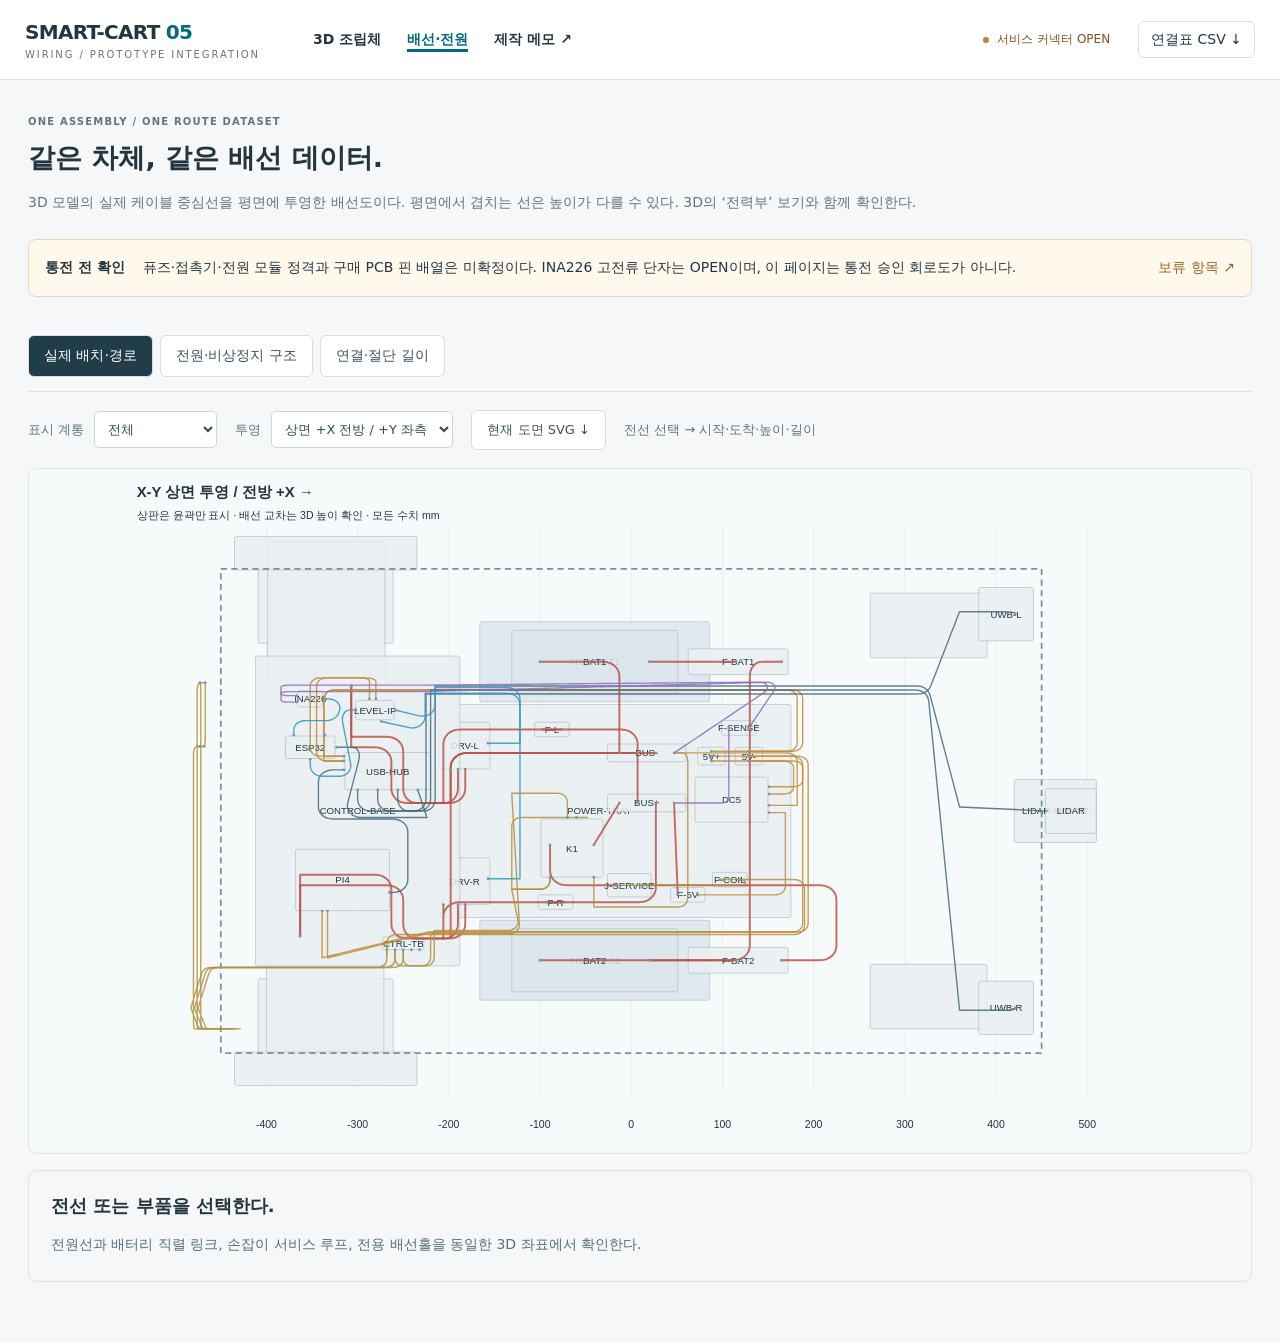
<file: wiring.html>
<!doctype html><html lang="ko"><head><meta charset="utf-8"><meta name="viewport" content="width=device-width,initial-scale=1"><title>Smart-Cart-5 · 배선과 전원</title><link rel="icon" href="assets/favicon.svg"><link rel="stylesheet" href="css/app.css"><link rel="stylesheet" href="css/wiring.css"></head><body><header class="mast"><a href="index.html" class="brand"><div><strong>SMART-CART <em>05</em></strong><small>WIRING / PROTOTYPE INTEGRATION</small></div></a><nav class="main-nav"><a href="index.html">3D 조립체</a><a href="wiring.html" class="active">배선·전원</a><a href="docs/BUILD-GUIDE-KR.md">제작 메모 ↗</a></nav><div class="release"><i></i> 서비스 커넥터 OPEN</div><a class="button" href="data/connections.csv" download>연결표 CSV ↓</a></header>
<main class="wiring-layout"><section class="wiring-heading"><span class="eyebrow">ONE ASSEMBLY / ONE ROUTE DATASET</span><h1>같은 차체, 같은 배선 데이터.</h1><p>3D 모델의 실제 케이블 중심선을 평면에 투영한 배선도이다. 평면에서 겹치는 선은 높이가 다를 수 있다. 3D의 ‘전력부’ 보기와 함께 확인한다.</p><div class="hold-note"><strong>통전 전 확인</strong><span>퓨즈·접촉기·전원 모듈 정격과 구매 PCB 핀 배열은 미확정이다. INA226 고전류 단자는 OPEN이며, 이 페이지는 통전 승인 회로도가 아니다.</span><a href="docs/ELECTRICAL-HOLD-KR.md">보류 항목 ↗</a></div></section>
<div class="wire-tabs" role="tablist"><button class="on" data-tab="physical">실제 배치·경로</button><button data-tab="schematic">전원·비상정지 구조</button><button data-tab="table">연결·절단 길이</button></div>
<section id="physical" class="wire-section"><div class="wire-controls"><label>표시 계통 <select id="kind"><option value="all">전체</option><option value="power">12AWG 전력</option><option value="aux">보조전원</option><option value="usb">USB</option><option value="signal">제어 신호</option><option value="control">비상정지·코일</option><option value="sense">전압 감시</option></select></label><label>투영 <select id="projection"><option value="top">상면 +X 전방 / +Y 좌측</option><option value="side">측면 X-Z</option></select></label><button id="svg-download">현재 도면 SVG ↓</button><span>전선 선택 → 시작·도착·높이·길이</span></div><div class="wire-canvas"><svg id="routing" viewBox="0 0 1200 780" role="img" aria-label="실제 배치에 따른 배선 경로"></svg></div><article id="wire-detail" class="wire-detail"><h2>전선 또는 부품을 선택한다.</h2><p>전원선과 배터리 직렬 링크, 손잡이 서비스 루프, 전용 배선홀을 동일한 3D 좌표에서 확인한다.</p></article></section>
<section id="schematic" class="wire-section" hidden><div class="diagram-scroll"><svg id="logic" viewBox="0 0 1200 920" aria-label="직렬 배터리 전원 및 하드웨어 비상정지 회로 구조"><defs><marker id="arrow" markerWidth="8" markerHeight="8" refX="7" refY="3" orient="auto"><path d="M0 0L7 3L0 6Z" fill="#537c89"/></marker></defs><style>text{font-family:Arial,'Malgun Gothic',sans-serif;fill:#203541} .box{fill:#f4f7f9;stroke:#8299a4;stroke-width:1.5} .title{font-size:24px;font-weight:700}.label{font-size:16px;font-weight:700}.sub{font-size:13px;fill:#5e7580}.line{fill:none;stroke:#a94d45;stroke-width:3}.return{fill:none;stroke:#506475;stroke-width:3}.coil{fill:none;stroke:#b59035;stroke-width:3}</style>
<text x="38" y="44" class="title">24V 직렬 팩 · 구동 전원 차단</text><text x="38" y="72" class="sub">전기적 관계도이다. 실제 PCB 핀번호와 최종 소자 정격을 확정한 시공 도면이 아니다.</text>
<g><rect class="box" x="40" y="115" width="150" height="85" rx="7"/><text class="label" x="59" y="146">BAT1 / 12V</text><text class="sub" x="59" y="172">ES18-12 · 18Ah</text><text class="label" x="165" y="162">+</text><text class="label" x="43" y="189">−</text></g>
<rect class="box" x="238" y="120" width="118" height="76" rx="7"/><text class="label" x="252" y="151">F-BAT1</text><text class="sub" x="252" y="174">DC 정격 TBD</text><path class="line" d="M190 155H238M356 155H400"/>
<rect class="box" x="400" y="115" width="150" height="85" rx="7"/><text class="label" x="419" y="146">BAT2 / 12V</text><text class="sub" x="419" y="172">ES18-12 · 18Ah</text><text class="label" x="403" y="189">−</text><text class="label" x="527" y="162">+</text>
<rect class="box" x="600" y="120" width="118" height="76" rx="7"/><text class="label" x="614" y="151">F-BAT2</text><text class="sub" x="614" y="174">DC 정격 TBD</text><path class="line" d="M550 155H600M718 155H758M808 155H840"/>
<circle cx="764" cy="155" r="5" fill="none" stroke="#a94d45" stroke-width="3"/><circle cx="805" cy="155" r="5" fill="none" stroke="#a94d45" stroke-width="3"/><path class="line" d="M766 153L791 129"/><text class="sub" x="745" y="110">J-SERVICE</text><text class="sub" x="750" y="185">OPEN</text>
<rect class="box" x="840" y="120" width="125" height="76" rx="7"/><text class="label" x="861" y="149">K1 · NO</text><text class="sub" x="854" y="173">DC 주접촉기</text><path class="line" d="M965 155H1040V225H500V273M750 225V273M1040 225V273"/>
<rect class="box" x="440" y="273" width="180" height="92" rx="7"/><text class="label" x="462" y="304">F-L → BTS7960</text><text class="sub" x="462" y="329">좌측 H-Bridge</text><path class="line" d="M530 365V408"/><rect class="box" x="440" y="408" width="180" height="70" rx="7"/><text class="label" x="463" y="439">MY1016Z-L</text><text class="sub" x="463" y="461">24V 250W</text>
<rect class="box" x="690" y="273" width="180" height="92" rx="7"/><text class="label" x="712" y="304">F-R → BTS7960</text><text class="sub" x="712" y="329">우측 H-Bridge</text><path class="line" d="M780 365V408"/><rect class="box" x="690" y="408" width="180" height="70" rx="7"/><text class="label" x="713" y="439">MY1016Z-R</text><text class="sub" x="713" y="461">24V 250W</text>
<rect class="box" x="950" y="273" width="205" height="92" rx="7"/><text class="label" x="970" y="304">F-5V → DC/DC</text><text class="sub" x="970" y="329">5.1V → Pi / USB / Logic</text><path class="return" d="M1050 365V503H40V200M440 347H410V503M690 347H660V503"/><text class="sub" x="58" y="487">PACK− / 전용 귀환선 · 차체를 전류 귀환으로 사용하지 않음</text>
<rect class="box" x="50" y="260" width="302" height="163" rx="7"/><text class="label" x="70" y="289">계측 및 전원 조건</text><text class="sub" x="70" y="318">INA226: F-SENSE → VBUS 감시</text><text class="sub" x="70" y="343">R010 고전류 패드: 연결하지 않음</text><text class="sub" x="70" y="369">Pi 제어 전원도 K1 차단 후 꺼지는 안</text><text class="sub" x="70" y="394">읽기 전용 OS / 종료 정책 검토 필요</text>
<text x="38" y="562" class="title">NC 비상정지 · 수동 RESET · K1 자기유지</text><text x="38" y="590" class="sub">코일 분기는 K1 앞, 서비스 커넥터 뒤에서 공급한다. E-stop 해제만으로 재기동하지 않는다.</text>
<rect class="box" x="44" y="664" width="148" height="68" rx="7"/><text class="label" x="62" y="691">F-COIL</text><text class="sub" x="62" y="714">K1 앞의 PACK+</text><path class="coil" d="M192 698H235"/><rect class="box" x="235" y="664" width="176" height="68" rx="7"/><text class="label" x="253" y="691">E-STOP · NC</text><text class="sub" x="253" y="714">래칭 / 손잡이</text><path class="coil" d="M411 698H448V634H510M448 698V766H510"/>
<rect class="box" x="510" y="609" width="190" height="50" rx="7"/><text class="label" x="527" y="640">RESET · 순간 NO</text><rect class="box" x="510" y="741" width="190" height="50" rx="7"/><text class="label" x="527" y="772">K1 보조접점 · NO</text><path class="coil" d="M700 634H755V766H700M755 698H810"/><rect class="box" x="810" y="664" width="144" height="68" rx="7"/><text class="label" x="836" y="691">K1 코일</text><text class="sub" x="836" y="714">A1 / A2</text><path class="return" d="M954 698H1130"/><text class="label" x="1010" y="680">PACK−</text>
<text x="44" y="846" class="label">전원 차단 ≠ 제동 성능 보장</text><text x="44" y="877" class="sub">코일 억제 소자·DC 차단 정격·PWM 기본 차단·모터 회생전압·정지거리·재시작 조건을 실물 검증한다.</text></svg></div></section>
<section id="table" class="wire-section" hidden><div class="wire-controls"><a class="button" href="data/connections.csv" download>연결표 CSV ↓</a><input id="wire-search" type="search" placeholder="ID / 단자 / 계통 검색" aria-label="연결표 검색"><span>가절단 제안은 모델 길이 +15%이다. 구매 길이·실제 압착 여유를 보증하지 않는다.</span></div><div class="table-scroll"><table><thead><tr><th>ID</th><th>시작 → 도착</th><th>계통</th><th>외경</th><th>경로 길이</th><th>가절단 제안</th><th>최소 굴곡</th></tr></thead><tbody id="wire-rows"></tbody></table></div></section></main><script src="js/wiring.js"></script></body></html>
</file>
<file: css/app.css>
:root{color-scheme:light;--ink:#233640;--muted:#637680;--line:#d9e1e5;--bg:#f5f7f8;--accent:#006b80;--warm:#a36519;--panel:#fff}*{box-sizing:border-box}html,body{margin:0;height:100%;font-family:Inter,Pretendard,"Noto Sans KR","Malgun Gothic",system-ui,sans-serif;font-size:14px;color:var(--ink);background:var(--bg)}button,input,select{font:inherit}a{color:inherit;text-decoration:none}button,.button{cursor:pointer;border:1px solid var(--line);background:#fff;color:var(--ink);padding:8px 12px;border-radius:6px;line-height:1.4}button:hover,.button:hover{border-color:#86aeba;background:#f1f7f9}button:focus-visible,a:focus-visible,input:focus-visible,canvas:focus-visible{outline:3px solid #36a6c3;outline-offset:2px}button.on{background:var(--ink);color:white;border-color:var(--ink)}button:disabled{opacity:.5;cursor:wait}.mast{height:80px;padding:0 25px;display:flex;align-items:center;gap:28px;background:white;border-bottom:1px solid var(--line)}.brand{display:flex;align-items:center;gap:12px;white-space:nowrap}.brand svg{width:34px;height:34px;color:var(--accent)}.brand strong{font-size:20px;letter-spacing:-.7px}.brand em{font-style:normal;color:var(--accent)}.brand small{display:block;font-size:10px;letter-spacing:1.9px;margin-top:5px;color:var(--muted)}.main-nav{display:flex;align-items:center;align-self:stretch;gap:26px;margin-left:25px}.main-nav a{display:flex;align-items:center;font-weight:600;border-bottom:3px solid transparent;padding-top:3px;white-space:nowrap}.main-nav a.active{color:var(--accent);border-color:var(--accent)}.release{margin-left:auto;display:flex;align-items:center;gap:8px;font-size:12px;color:#81511c;white-space:nowrap}.release i{width:6px;height:6px;background:#b98039;border-radius:50%}.download{font-size:12px;font-weight:650}.icon-button{border:0;background:transparent;padding:6px;font-size:21px}#menu{display:none}.workspace{height:calc(100dvh - 113px);display:grid;grid-template-columns:258px minmax(0,1fr)}.sidebar{background:#fff;border-right:1px solid var(--line);overflow:auto;display:flex;flex-direction:column}.side-title{padding:25px 20px 15px;font-weight:650}.side-title small{display:block;color:var(--muted);font-size:11px;font-weight:400;margin-top:6px}.search{padding:0 16px 18px}.search input{width:100%;padding:10px 12px;border:1px solid var(--line);border-radius:5px;background:#f7f9fa;font-size:12px}.tree{padding:0 12px}.tree details{border-top:1px solid #eaf0f3;padding:5px 0}.tree summary{cursor:pointer;list-style:none;display:flex;justify-content:space-between;padding:11px 7px;font-size:12px;font-weight:650}.tree summary:after{content:'+';color:var(--muted)}.tree details[open] summary:after{content:'−'}.tree .part{width:100%;display:flex;align-items:flex-start;gap:9px;padding:8px;border:none;text-align:left;background:transparent;font-size:12px;line-height:1.5;border-radius:4px}.tree .part.active{background:#e9f3f5;color:#00677b}.part .dot{width:6px;height:6px;border-radius:2px;background:#99abb4;margin-top:5px;flex-shrink:0}.part b{font-size:10px;display:block;color:#7a8b93;letter-spacing:.2px;font-weight:500}.side-note{padding:24px 20px 18px;margin-top:auto;border-top:1px solid var(--line);background:#f7f9fa}.eyebrow{font-size:10px;letter-spacing:1.2px;color:var(--muted);font-weight:700}.side-note h3{font-size:13px;line-height:1.6;font-weight:600;margin:9px 0}.side-note p{font-size:11px;line-height:1.9;color:var(--muted)}.side-note a{font-size:11px;color:var(--accent);font-weight:600}.source-links{padding:13px 20px;display:flex;justify-content:space-between;font-size:10px;color:var(--muted)}.viewer{position:relative;overflow:hidden;background:#eef1f3;min-height:400px}#scene{position:absolute;width:100%;height:100%;inset:0;display:block;touch-action:none;outline-offset:-3px}.view-toolbar{position:absolute;z-index:2;top:22px;left:24px;right:24px;display:flex;gap:5px;flex-wrap:wrap}.view-toolbar button{font-size:11px;padding:7px 12px;background:rgba(255,255,255,.89);backdrop-filter:blur(12px)}.view-toolbar button.on{background:var(--ink)}.view-caption{position:absolute;z-index:1;left:28px;top:92px;pointer-events:none}.view-caption h1{font-size:clamp(20px,2vw,30px);font-weight:600;letter-spacing:-1.1px;line-height:1.4;margin:10px 0 8px}.view-caption p{font-size:11px;margin:0;color:var(--muted);line-height:1.7;max-width:330px}.view-options{position:absolute;z-index:2;bottom:57px;left:24px;display:flex;gap:14px;align-items:center;background:#ffffffeb;padding:10px 14px;border:1px solid #dce5e9;border-radius:8px;box-shadow:0 5px 20px #203a4610;flex-wrap:wrap;max-width:calc(100% - 48px)}.view-options label{font-size:11px;display:flex;align-items:center;gap:5px;cursor:pointer;white-space:nowrap}.view-options input{accent-color:var(--accent);width:12px;height:12px;margin:0}.view-options button{font-size:10px;border:0;border-left:1px solid var(--line);padding:3px 0 3px 12px;background:transparent;border-radius:0}.viewport-status{position:absolute;z-index:2;bottom:18px;left:26px;right:26px;display:flex;justify-content:space-between;gap:10px;font-size:10px;color:var(--muted);pointer-events:none}.footer{height:33px;display:flex;align-items:center;gap:26px;padding:0 25px;font-size:10px;color:var(--muted);border-top:1px solid var(--line);background:white}.footer a{margin-left:auto}.loader{position:absolute;z-index:6;inset:0;background:#eef2f4f5;display:flex;justify-content:center;align-items:center;gap:17px;flex-direction:column}.loader[hidden]{display:none}.loader strong{font-size:16px}.loader span{font-size:12px;color:var(--muted);max-width:90%;text-align:center;line-height:1.8}.spinner{width:28px;height:28px;border:2px solid #cadce2;border-top-color:var(--accent);border-radius:50%;animation:spin .8s linear infinite}@keyframes spin{to{transform:rotate(1turn)}}.inspector{position:absolute;right:20px;bottom:120px;width:310px;max-height:calc(100% - 200px);overflow:auto;z-index:3;background:#fffffff2;backdrop-filter:blur(15px);padding:16px 19px 20px;border:1px solid #d2e0e5;border-radius:9px;box-shadow:0 12px 30px #1e39461a}.inspector[hidden]{display:none}.inspect-head{display:flex;align-items:center;justify-content:space-between}.inspector h2{font-size:16px;line-height:1.55;margin:9px 0}.badge{font-size:10px;font-weight:650;color:#8b5d26;background:#f5eedf;border:1px solid #eadac0;padding:3px 7px;border-radius:4px;display:inline-block}.inspector p{font-size:12px;line-height:1.85;color:#586e78;margin:12px 0}.inspector button#focus{width:100%;margin-top:10px;font-size:11px}.inspect-grid{display:grid;grid-template-columns:1fr 1fr;gap:9px;border-top:1px solid var(--line);padding-top:12px}.inspect-grid span{font-size:10px;color:var(--muted)}.inspect-grid b{display:block;font-size:12px;font-weight:600;color:var(--ink);margin-top:5px}.anchors{position:absolute;inset:0;z-index:1;pointer-events:none}.anchor{position:absolute;font-size:10px;background:#ffffffde;border:1px solid #b8cdd7;border-radius:4px;padding:5px 8px;transform:translate(7px,-100%);white-space:nowrap}.anchor:before{content:'';position:absolute;bottom:-4px;left:-5px;width:5px;height:5px;background:var(--accent);border-radius:50%}
/* Wiring and source documentation */.document-page{height:auto;min-height:100%;}.doc-main{max-width:1420px;margin:auto;padding:28px}.doc-heading{display:flex;gap:20px;justify-content:space-between;align-items:flex-start;margin-bottom:22px}.doc-heading h1{font-size:28px;letter-spacing:-1px;margin:8px 0 10px}.doc-heading p{line-height:1.8;color:var(--muted);font-size:12px;max-width:750px}.warning{background:#fbf4e6;border:1px solid #eddfbe;border-left:3px solid #bd862c;color:#765725;padding:13px 16px;font-size:12px;line-height:1.85;margin:18px 0}.wiring-layout{display:grid;grid-template-columns:minmax(0,1fr) 310px;gap:20px}.drawing-box{background:white;border:1px solid var(--line);border-radius:8px;overflow:hidden}.drawing-tools{display:flex;gap:6px;padding:14px;border-bottom:1px solid var(--line);flex-wrap:wrap;align-items:center}.drawing-tools button,.drawing-tools select{font-size:11px}.drawing-tools select{padding:8px;border:1px solid var(--line);background:white;border-radius:5px}.drawing-stage{height:590px;overflow:hidden;background:#f8fafb}.drawing-stage svg{height:100%;width:100%;touch-action:none}.wire-sidebar{background:white;border:1px solid var(--line);border-radius:8px;padding:18px}.wire-sidebar h2{font-size:16px;margin:0 0 12px}.wire-sidebar p{font-size:12px;line-height:1.8;color:var(--muted)}.wire-sidebar input{padding:9px 10px;width:100%;border:1px solid var(--line);border-radius:5px;font-size:11px}#wire-list{max-height:440px;overflow:auto;margin-top:12px}#wire-list button{width:100%;text-align:left;padding:8px 9px;border:0;border-radius:4px;font-size:11px;line-height:1.8}#wire-list button b{display:block}#wire-list button.on{background:#e7f1f4;color:var(--accent)}.schematic-section{margin-top:22px;padding:24px;background:white;border:1px solid var(--line);border-radius:8px}.schematic-section h2{font-size:18px}.schematic-section p{font-size:12px;color:var(--muted);line-height:1.8}.schematic-section img{width:100%;height:auto}.two-column{display:grid;grid-template-columns:1fr 1fr;gap:24px}.small-table{border-collapse:collapse;width:100%;font-size:12px}.small-table th,.small-table td{padding:12px;text-align:left;border-bottom:1px solid var(--line);line-height:1.7}.small-table th{font-weight:600;color:var(--muted)}.wire-details{font-size:12px;padding:12px 0;border-top:1px solid var(--line);line-height:1.8}.wire-details code{font-size:11px}.pill-row{display:flex;gap:9px;flex-wrap:wrap}.pill-row a{padding:8px 12px;font-size:11px;border:1px solid var(--line);border-radius:5px}.empty{padding:15px;color:var(--muted);font-size:12px}
@media(min-width:1500px){.workspace{grid-template-columns:280px 1fr}.view-caption{left:36px;top:106px}.view-toolbar{left:32px}.view-options{left:32px}.inspector{width:330px}}
@media(max-width:1100px){.mast{gap:18px;padding:0 17px}.main-nav{margin-left:0;gap:17px}.main-nav a{font-size:12px}.release{display:none}.download{margin-left:auto}.workspace{grid-template-columns:220px minmax(0,1fr)}.view-caption h1{font-size:22px}.view-options{gap:9px}.inspector{width:275px}.footer span:nth-child(2){display:none}.wiring-layout{grid-template-columns:1fr 260px}.drawing-stage{height:510px}}
@media(max-width:760px){.mast{height:66px;padding:0 12px;gap:12px}#menu{display:block}.brand svg{width:25px}.brand strong{font-size:16px}.brand small{font-size:8px;letter-spacing:1.1px}.main-nav{margin-left:auto;gap:14px}.main-nav a{font-size:11px}.main-nav a:nth-child(3){display:none}.download{display:none}.workspace{height:calc(100dvh - 94px);display:block}.sidebar{display:none;position:absolute;z-index:10;top:66px;bottom:28px;left:0;width:260px;box-shadow:10px 0 30px #20323f33}.sidebar.open{display:flex}.viewer{height:100%;min-height:430px}.view-toolbar{top:12px;left:12px;right:12px;gap:4px}.view-toolbar button{padding:6px 9px;font-size:10px}.view-caption{top:94px;left:18px}.view-caption h1{font-size:20px;letter-spacing:-.5px}.view-caption p{font-size:10px;max-width:290px}.view-caption .eyebrow{font-size:8px}.view-options{left:10px;bottom:46px;max-width:calc(100% - 20px);padding:9px 10px;gap:9px;border-radius:6px}.view-options label{font-size:10px}.view-options label:nth-child(6){display:none}.viewport-status{font-size:9px;left:12px;right:12px;bottom:12px;max-width:100%;line-height:1.6}.viewport-status span:first-child{max-width:65%}.footer{height:28px;padding:0 12px;font-size:9px;gap:6px}.inspector{bottom:100px;right:10px;width:min(285px,calc(100% - 20px));max-height:42%;padding:12px 15px}.inspector h2{font-size:14px}.inspector p{font-size:11px}.doc-main{padding:17px 12px}.doc-heading{display:block}.doc-heading h1{font-size:23px}.wiring-layout{grid-template-columns:1fr}.wire-sidebar{padding:16px}#wire-list{max-height:220px}.drawing-stage{height:440px}.two-column{grid-template-columns:1fr}.schematic-section{padding:16px}.small-table{font-size:10px}.small-table td,.small-table th{padding:9px}.brand div{min-width:135px}}
@media(prefers-reduced-motion:reduce){.spinner{animation:none}}
/* The assembly, not a marketing heading, owns the viewport. */
.view-caption{top:78px;max-width:430px;pointer-events:none}.view-caption h1{font-size:18px;line-height:1.4;margin:7px 0 5px}.view-caption p{font-size:12px;line-height:1.5}.view-caption .eyebrow{font-size:10px}.view-caption br{display:none}
@media(max-width:760px){.view-caption{top:96px;left:16px;max-width:calc(100% - 32px)}.view-caption h1{font-size:15px}.view-caption p{font-size:11px}.view-caption .eyebrow{display:none}}
</file>
<file: css/wiring.css>
.wiring-layout{max-width:1400px;margin:auto;padding:32px 28px 60px}.wiring-heading h1{font-size:27px;margin:12px 0}.wiring-heading>p{max-width:900px;color:#617681;line-height:1.8}.hold-note{margin:24px 0;display:flex;align-items:center;gap:18px;background:#fff9ed;border:1px solid #e8d9b9;padding:16px;border-radius:8px;font-size:14px;line-height:1.7}.hold-note strong{white-space:nowrap}.hold-note a{margin-left:auto;white-space:nowrap;color:#946627}.wire-tabs{display:flex;gap:7px;padding:14px 0;border-bottom:1px solid #dce4e8;margin-bottom:16px}.wire-tabs button,.wire-controls button{padding:10px 15px;border:1px solid #d2dfe5;border-radius:6px;background:white;color:#3b5260;cursor:pointer}.wire-tabs .on{background:#213d4a;color:white}.wire-controls{display:flex;gap:18px;align-items:center;flex-wrap:wrap;margin:18px 0;font-size:13px;color:#5f7681}.wire-controls select,.wire-controls input{margin-left:6px;padding:9px;border:1px solid #c9d8df;border-radius:5px;color:#2f4c5a;background:white}.wire-canvas,.diagram-scroll{border:1px solid #dbe4e9;border-radius:9px;background:#f7fafb;overflow:auto}.wire-canvas svg{display:block;width:100%;min-width:720px;max-height:76vh}.diagram-scroll svg{display:block;width:100%;min-width:820px;max-width:1300px}.wire-detail{padding:19px 22px;border:1px solid #dbe4e9;border-radius:9px;margin-top:16px;line-height:1.8}.wire-detail h2{font-size:18px;margin:0 0 10px}.wire-detail p{font-size:14px;margin:5px 0;color:#54707f}.wire-detail .stats{display:flex;flex-wrap:wrap;gap:20px;font-size:14px}.wire-detail b{color:#1d4658}.table-scroll{overflow:auto;border:1px solid #dbe4e9;border-radius:8px}table{border-collapse:collapse;width:100%;font-size:14px}th,td{padding:13px 16px;text-align:left;border-bottom:1px solid #e1e8ec;white-space:nowrap}th{background:#eef4f7;font-weight:600}tbody tr{cursor:pointer}tbody tr:hover{background:#f2f7f9}#routing text{font-family:Arial,'Malgun Gothic',sans-serif}#routing .wire{cursor:pointer;stroke-linecap:round;stroke-linejoin:round}#routing .partbox{cursor:pointer}#routing .partbox:hover{stroke:#037888;stroke-width:3}.wire-section[hidden]{display:none!important}@media(max-width:760px){.wiring-layout{padding:20px 15px}.hold-note{align-items:flex-start;flex-wrap:wrap}.hold-note a{margin:0}.wire-tabs{overflow:auto}.wire-tabs button{white-space:nowrap;font-size:12px}.wiring-heading h1{font-size:23px}.wire-controls{gap:10px}.wire-canvas svg{max-height:none}.diagram-scroll svg{min-width:850px}.mast .release{display:none}}
/* This page is a document, not the 3D inspector's two-column layout. */
.wiring-layout{display:block;width:100%;min-width:0}.wiring-layout>*{min-width:0;max-width:100%}.wire-section{min-width:0}.wire-canvas,.diagram-scroll,.table-scroll{width:100%;max-width:100%}
@media(max-width:760px){.mast>.button{display:none}.wire-controls input{max-width:100%;margin-left:0}.wire-controls select{max-width:calc(100vw - 100px)}}
</file>
